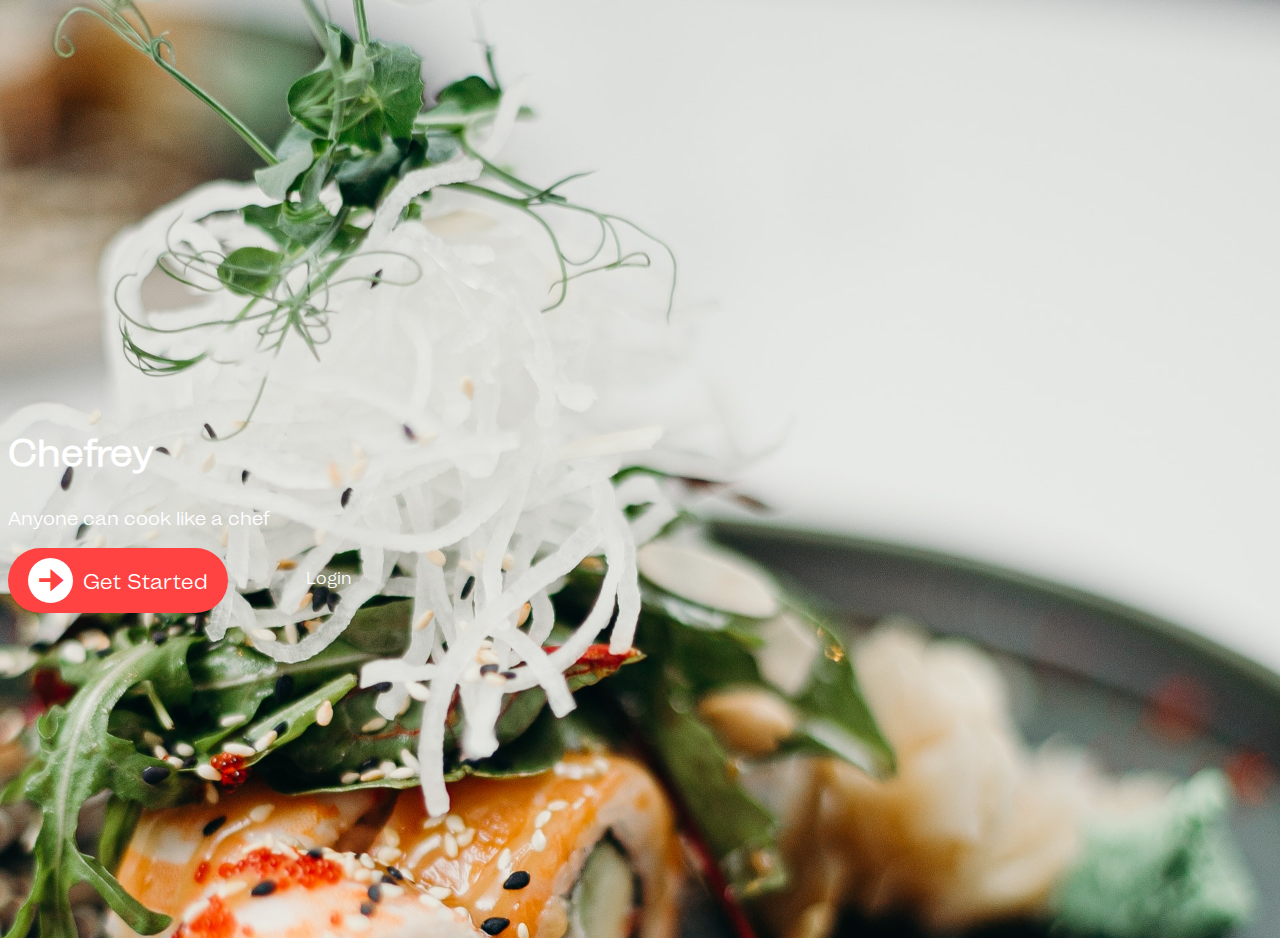
<file: index.html>
<!DOCTYPE html>
<html lang="en">
<head>
    <meta charset="UTF-8">
    <meta http-equiv="X-UA-Compatible" content="IE=edge">
    <meta name="viewport" content="width=device-width, initial-scale=1.0">
    <link rel="stylesheet" href="./css/style.css">
    <link rel="shortcut icon" href="./images/favicon.png" type="image/x-icon">
    <link href='https://unpkg.com/boxicons@2.0.9/css/boxicons.min.css' rel='stylesheet'>
    <title>Chefrey</title>
</head>
<body>
    <header>
        <nav></nav>
    </header>
    <main>
        <div class="container">
            <h2>Chefrey</h2>
            <p>Anyone can cook like a chef</p>
            <div class="links">
                <a href="./signup.html" class="button btn" aria-label="Get Started"> <i class="bx bxs-right-arrow-alt"></i><span>Get Started</span></a>
                <a href="#" class="login">Login</a>
            </div>
        </div>
    </main>
</body>
</html>
</file>
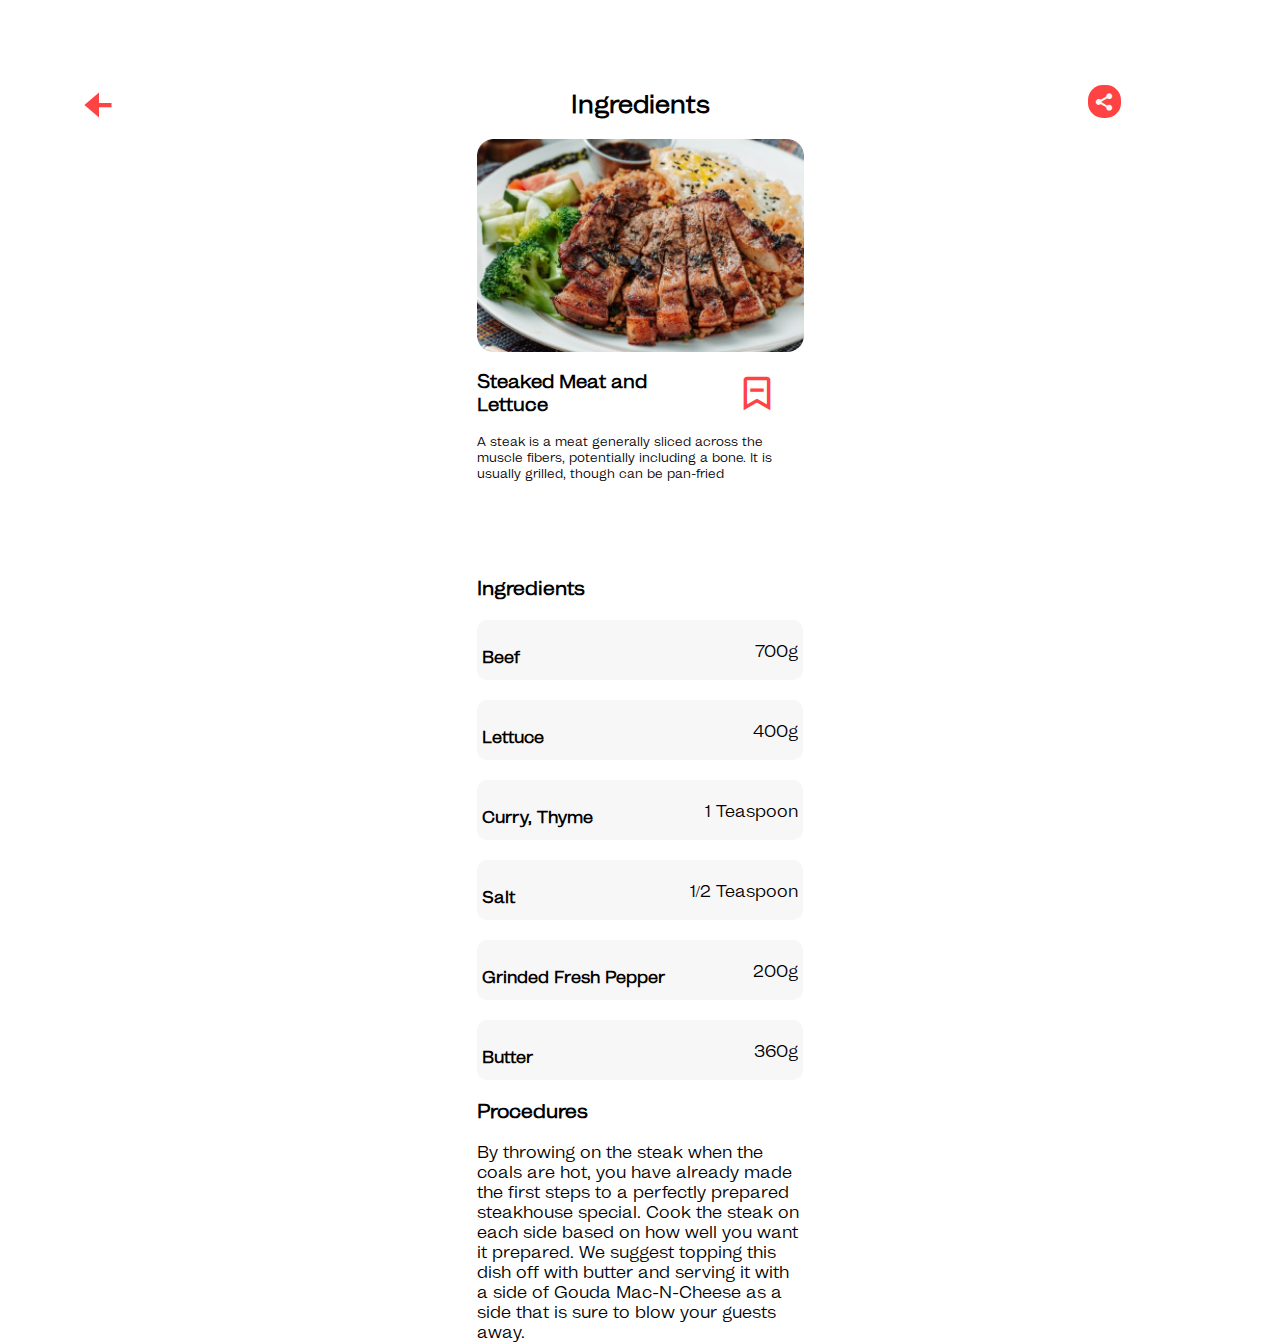
<file: Ingredients.html>
<!DOCTYPE html>
<html lang="en">
<head>
    <meta charset="UTF-8">
    <meta http-equiv="X-UA-Compatible" content="IE=edge">
    <meta name="viewport" content="width=device-width, initial-scale=1.0">
    <link rel="stylesheet" href="./css/ingredients.css">
    <link rel="shortcut icon" href="./images/favicon.png" type="image/x-icon">
    <link href='https://unpkg.com/boxicons@2.0.9/css/boxicons.min.css' rel='stylesheet'>
    <title>Ingredients</title>
</head>
<body>
    <header>
        <nav></nav>
    </header>

    <main>
        <div class="header">
            <a href="./home.html"><i class="bx bxs-left-arrow-alt"></i></a>
            <h2>Ingredients</h2>
            <i class="bx bxs-share-alt"></i>
        </div>
        <div class="description">
            <div class="description description__image">
                <img src="./images/image6.png" alt="Steaked Meat and Lettuce">
            </div>
            <div class="description description__text">
                <div class="text">
                    <h3>Steaked Meat and Lettuce</h3>
                    <p>A steak is a meat generally sliced across the muscle fibers, potentially including a bone. It is usually grilled, though can be pan-fried</p>
                </div>
                <div class="icon">
                    <i class="bx bx-bookmark-minus"></i>
                </div>
            </div>
        </div>
        <div class="ingredients">
            <h3>Ingredients</h3>
            <div class="ingredients ingredients__item">
                <h4>Beef</h4>
                <p>700g</p>
            </div>
            <div class="ingredients ingredients__item">
                <h4>Lettuce</h4>
                <p>400g</p>
            </div>
            <div class="ingredients ingredients__item">
                <h4>Curry, Thyme</h4>
                <p>1 Teaspoon</p>
            </div>
            <div class="ingredients ingredients__item">
                <h4>Salt</h4>
                <p>1/2 Teaspoon</p>
            </div>
            <div class="ingredients ingredients__item">
                <h4>Grinded Fresh Pepper</h4>
                <p>200g</p>
            </div>
            <div class="ingredients ingredients__item">
                <h4>Butter</h4>
                <p>360g</p>
            </div>
        </div>
        <div class="procedures">
            <h3>Procedures</h3>
            <p>By throwing on the steak when the coals are hot, you have already made the first steps to a perfectly prepared steakhouse special. Cook the steak on each side based on how well you want it prepared. We suggest topping this dish off with butter and serving it with a side of Gouda Mac-N-Cheese as a side that is sure to blow your guests away.</p>
        </div> 
    </main>
</body>
</html>
</file>
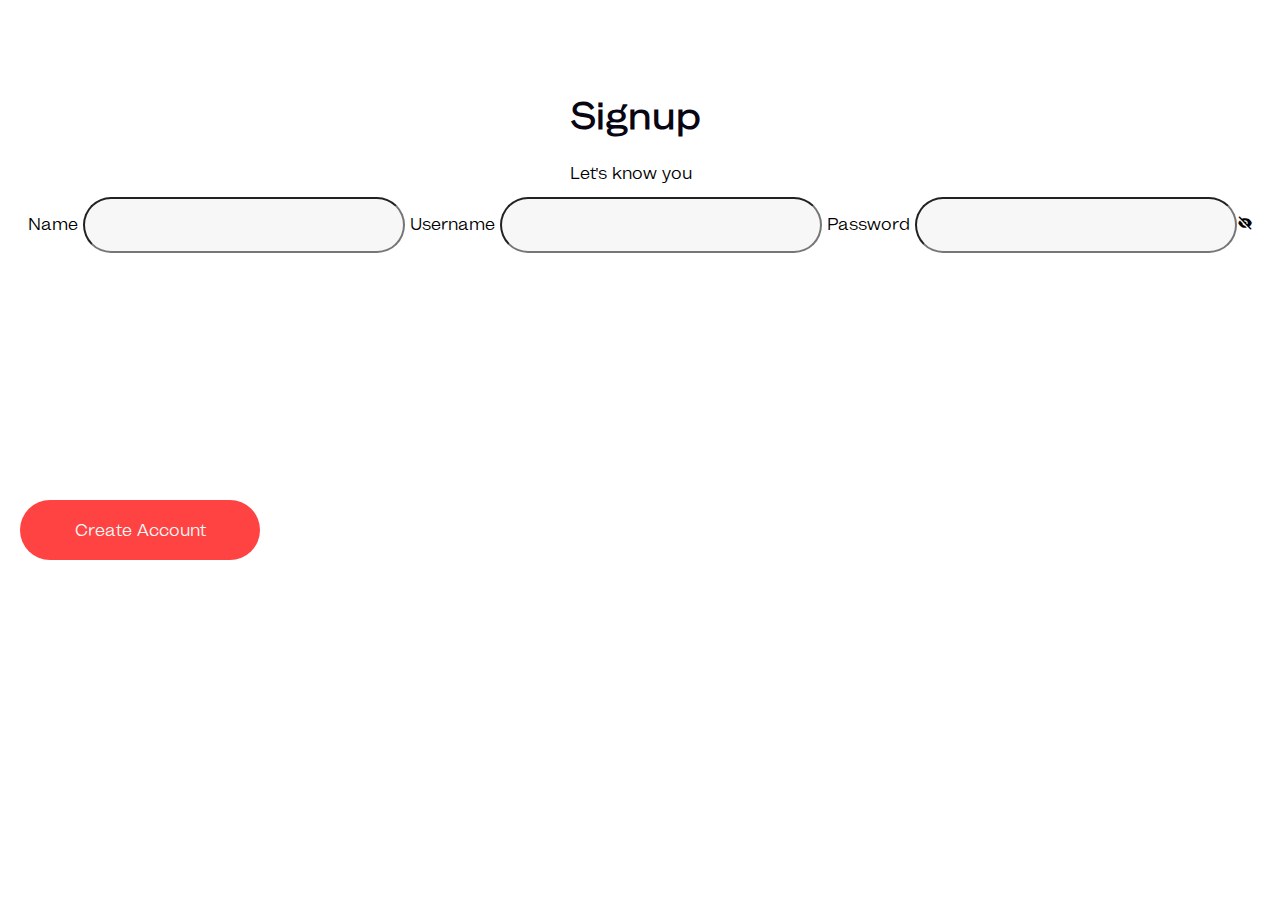
<file: signup.html>
<!DOCTYPE html>
<html lang="en">
<head>
    <meta charset="UTF-8">
    <meta http-equiv="X-UA-Compatible" content="IE=edge">
    <meta name="viewport" content="width=device-width, initial-scale=1.0">
    <link rel="stylesheet" href="./css/signup.css">
    <link rel="shortcut icon" href="./images/favicon.png" type="image/x-icon">
    <link href='https://unpkg.com/boxicons@2.0.9/css/boxicons.min.css' rel='stylesheet'>
    <title>Signup</title>
</head>
<body>
    <header>
        <nav></nav>
    </header>
    <main>
        <div class="header">
            <h1>Signup</h1>
            <p>Let's know you</p>
        </div>
        <div class="form">
            <label for="name">Name</label>
            <input type="text" name="name" id="name">
            <label for="username">Username</label>
            <input type="text" name="username" id="username">
            <label for="password">Password</label>
            <input type="password" name="password" id="password"><i class="bx bxs-hide"></i>
            <a href="./home.html" class="button btn">Create Account</a>
        </div>
    </main>
</body>
</html>
</file>
<file: css/style.css>
@font-face {
    font-family: "Mint Grotesk";
    src: url(../fonts/MintGroteskRegularTrial.otf);
}


body{
    background-image: url(../images/image3.jpg);
    background-size: cover;
    background-repeat: no-repeat;
    height: 100vh;
    font-family: 'Mint Grotesk';
}

.container{
    top: 470px;
    position: relative;
    top: 400px;
    color: #fff;
}

h2{
    font-size: 36px;
    font-weight: 900;
    font-style: normal;
    line-height: 46.8px;
    /* position: absolute;
    left: 20px;
    width: 160px; */
    height: 47px;
}

p{
    font-weight: normal;
    font-size: 18px;
    font-style: normal;
    line-height: 23.4px;
    /* position: absolute;
    top: 60px;
    left: 20px;
    width: 262px; */
    height: 23px;
}

a{
    text-decoration: none;
    color: #fff;
}

.links{
    display: flex;
    /* justify-content: space-around; */
}

.login{
    width: 200px;
    display: flex;
    justify-content: center;
    text-align: center;
    position: relative;
    top: 20px;
}

.btn{
    width: 200px;
    /* height: 55px; */
    /* position: absolute;
    left: 20px;
    top: 120px; */
    display: flex;
    justify-content: space-evenly;
    border-radius: 100px;
    background: #FF4242;
    padding: 10px;
    text-align: center;
    font-size: 20px;
}

span{
    position: relative;
    top: 10px;
    /* right: 10px; */
}

i{
    background: #fff;
    color: #FF4242;
    width: 45px;
    height: 45px;
    font-size: 45px;
    border-radius: 28px;
}
</file>
<file: css/ingredients.css>
@font-face {
    font-family: "Mint Grotesk";
    src: url(../fonts/MintGroteskRegularTrial.otf);
}

body{
    font-family: 'Mint Grotesk';
}

nav{
    height: 50px;
}

main{
    padding: 10px;
    display: flex;
    flex-direction: column;
    justify-content: center;
    align-items: center;
}

.description{
    display: flex;
    flex-direction: column;
    justify-content: center;
}

.description__image img{
    border-radius: 16px;
}

.description__text h3{
    font-weight: bold;
    font-style: normal;
    font-size: 18px;
    line-height: 23px;
    width: 179px;
    height: 46px;
}

.description__text p{
    font-weight: normal;
    font-size: 12px;
    font-style: normal;
    line-height: 16px;
    width: 327px;
    height: 48px;
}

.description__text{
    display: flex;
}

.bx-bookmark-minus{
    color: #FF4242;
    width: 41px;
    height: 44px;
    background: #ffff;
    border-radius: 8px;
    font-size: 40px;
    padding: 10px;
    position: relative;
    left: 250px;
    bottom: 130px;
}

.ingredients__item{
    display: flex;
    justify-content: space-between;
    width: 316px;
    height: 50px;
    border-radius: 10px;
    background: #F8F7F8;
    margin-top: 20px;
    padding: 5px;
}

.procedures p{
    width: 327px;
    height: 112px;
}

.header{
    display: flex;
    justify-content: space-between;
    text-align: center;
}

.bxs-left-arrow-alt{
    font-size: 50px;
    color: #FF4242;
    position: absolute;
    top: 80px;
    right: 93%;
    width: 16px;
    height: 16px;
}

.bxs-share-alt{
    position: absolute;
    left: 85%;
    top: 85px;
    background: #FF4242;
    color: #F8F7F8;
    border-radius: 15px;
    font-size: 23px;
    width: 23px;
    height: 23px;
    padding: 5px;
}
</file>
<file: css/signup.css>
@font-face {
    font-family: "Mint Grotesk";
    src: url(../fonts/MintGroteskRegularTrial.otf);
}

body{
    font-family: 'Mint Grotesk';
}

nav{
    height: 50px;
}

main{
    padding: 10px;
    display: flex;
    flex-direction: column;
    justify-content: center;
    align-items: center;
    /* text-align: left; */
}

/* .header{
    display: flex;
    flex-direction: column;
    justify-content: left;
    align-items: left;
    text-align: left;
} */

.form input{
    width: 314px;
    height: 50px;
    background: #F8F7F8;
    border-radius: 100px;
}

a{
    text-decoration: none;
    color: #F8F7F8;
}

h1{
    font-size: 36px;
    font-weight: bold;
    font-style: normal;
    width: 141px;
    height: 47px;
    color: #080613;
}

p{
    font: 14px;
    font-style: normal;
    font-weight: normal;
    /* width: 120px; */
    height: 18px;
}

.btn{
    width: 200px;
    /* height: 55px; */
    position: absolute;
    left: 20px;
    top: 500px;
    display: flex;
    justify-content: center;
    border-radius: 100px;
    background: #FF4242;
    padding: 20px;
}

/* i{
    width: 20px;
    height: 19px;
    background: #F8F7F8;
} */
</file>
